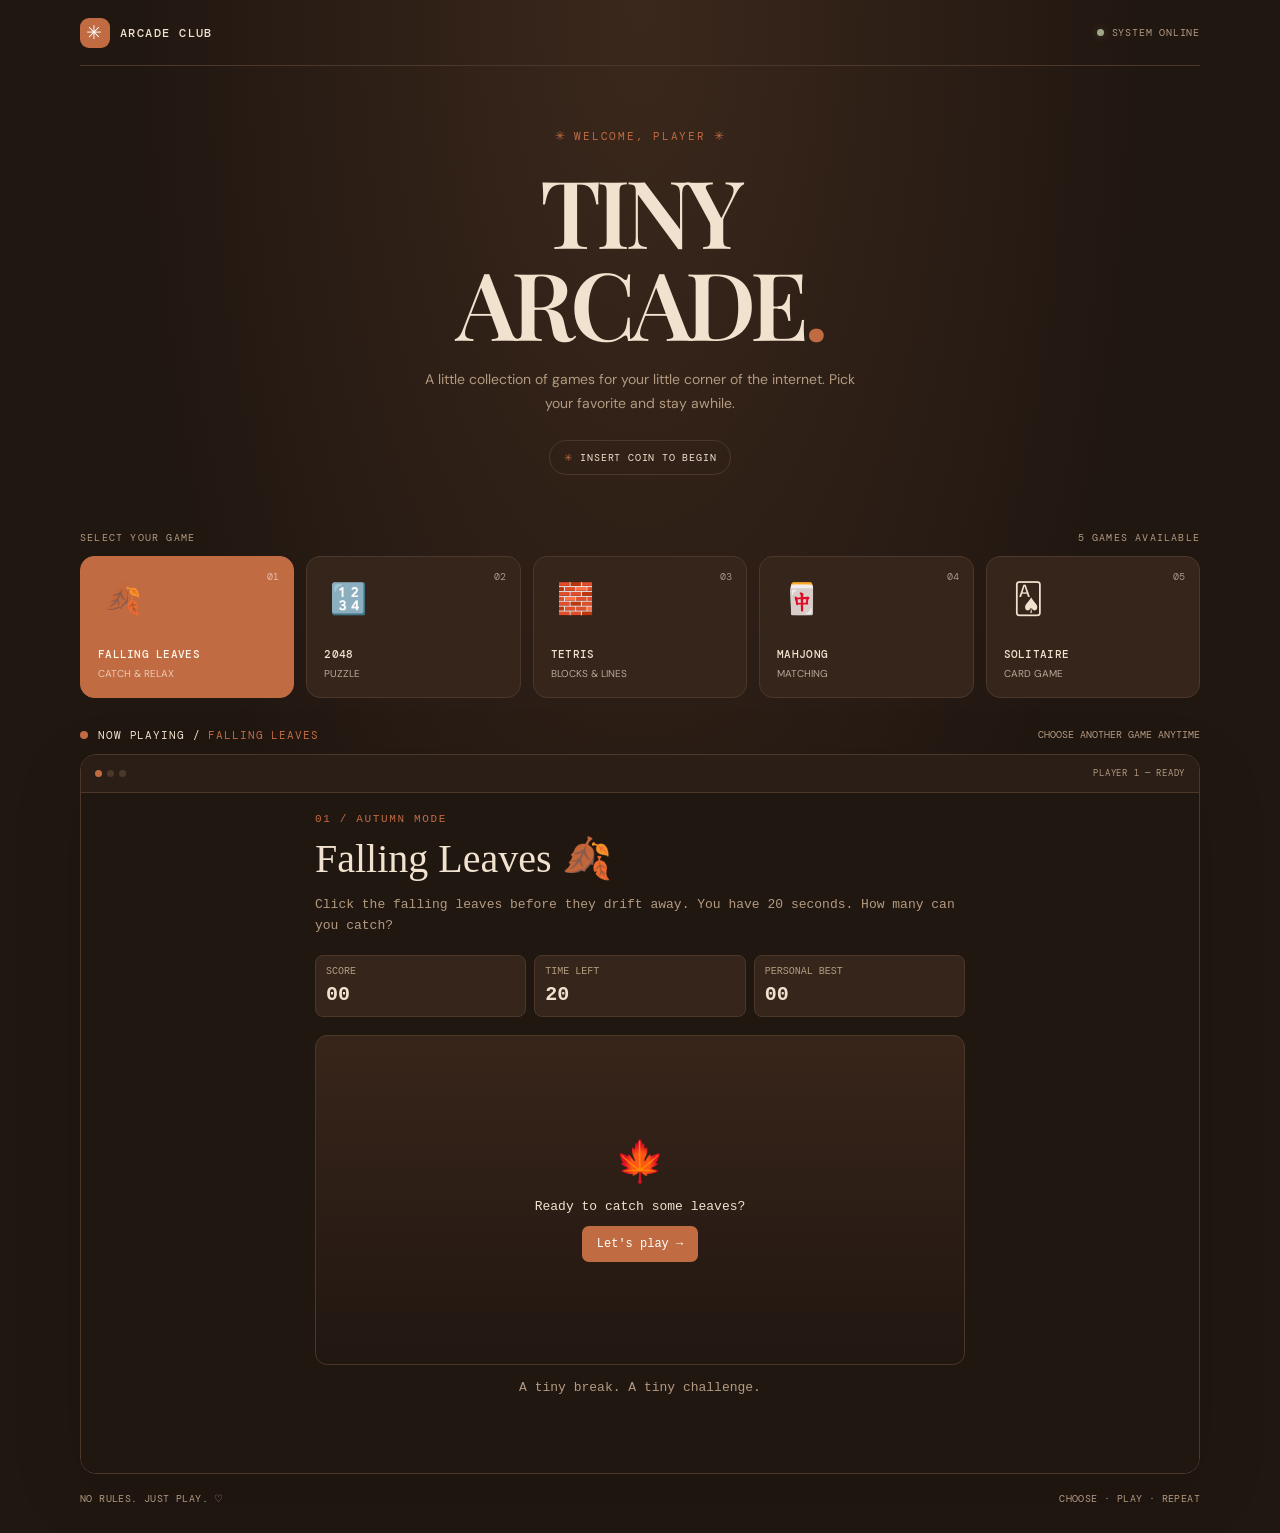
<file: index.html>
<!DOCTYPE html>
<html lang="en">
<head>
  <meta charset="UTF-8">
  <meta name="viewport" content="width=device-width, initial-scale=1">

  <title>Tiny Arcade — Play Something</title>
  <meta name="description" content="A tiny collection of games. Pick one and play.">
  <meta name="theme-color" content="#211711">

  <link rel="preconnect" href="https://fonts.googleapis.com">
  <link rel="preconnect" href="https://fonts.gstatic.com" crossorigin>
  <link href="https://fonts.googleapis.com/css2?family=DM+Mono:wght@400;500&family=DM+Sans:wght@400;500;600;700&family=Playfair+Display:wght@500;600;700&display=swap" rel="stylesheet">

  <style>
    :root {
      --bg: #211711;
      --panel: #35251b;
      --panel-hover: #493225;
      --ink: #f0e2ce;
      --muted: #b39a80;
      --rust: #c16b43;
      --line: #4c382b;
      --sage: #a3a786;
      --mono: "DM Mono", monospace;
      --sans: "DM Sans", sans-serif;
      --serif: "Playfair Display", Georgia, serif;
    }

    * {
      box-sizing: border-box;
    }

    html {
      scroll-behavior: smooth;
    }

    body {
      margin: 0;
      min-height: 100vh;
      background:
        radial-gradient(ellipse at 50% 0%, #3b281c 0%, transparent 55%),
        var(--bg);
      color: var(--ink);
      font-family: var(--sans);
    }

    button {
      font: inherit;
    }

    button:focus-visible,
    a:focus-visible {
      outline: 2px solid var(--rust);
      outline-offset: 4px;
    }

    .page {
      width: min(1120px, calc(100% - 40px));
      margin: 0 auto;
    }

    /* Top bar */

    .topbar {
      min-height: 66px;
      display: flex;
      align-items: center;
      justify-content: space-between;
      gap: 16px;
      border-bottom: 1px solid var(--line);
    }

    .arcade-logo {
      display: flex;
      align-items: center;
      gap: 10px;
      color: var(--ink);
      text-decoration: none;
      font: 500 12px var(--mono);
      letter-spacing: .12em;
    }

    .logo-icon {
      display: grid;
      place-items: center;
      width: 30px;
      height: 30px;
      border-radius: 9px;
      background: var(--rust);
      color: white;
      font-size: 19px;
    }

    .system-status {
      color: var(--muted);
      font: 10px var(--mono);
      letter-spacing: .08em;
    }

    .system-status::before {
      content: "";
      display: inline-block;
      width: 7px;
      height: 7px;
      margin-right: 8px;
      border-radius: 50%;
      background: var(--sage);
      box-shadow: 0 0 10px #a3a78655;
    }

    /* Hero */

    .hero {
      padding: 58px 0 32px;
      text-align: center;
    }

    .eyebrow {
      display: inline-flex;
      align-items: center;
      gap: 8px;
      margin: 0 0 20px;
      color: var(--rust);
      font: 11px var(--mono);
      letter-spacing: .16em;
    }

    .eyebrow::before,
    .eyebrow::after {
      content: "✳";
      font-size: 12px;
    }

    h1 {
      margin: 0;
      font: 600 clamp(48px, 9vw, 94px)/.98 var(--serif);
      letter-spacing: -.055em;
    }

    h1 span {
      color: var(--rust);
    }

    .hero-copy {
      max-width: 460px;
      margin: 20px auto 0;
      color: var(--muted);
      font-size: 14px;
      line-height: 1.7;
    }

    .insert-coin {
      display: inline-flex;
      align-items: center;
      gap: 8px;
      margin-top: 24px;
      padding: 10px 14px;
      border: 1px solid var(--line);
      border-radius: 99px;
      color: var(--ink);
      font: 10px var(--mono);
      letter-spacing: .08em;
    }

    .insert-coin span {
      color: var(--rust);
    }

    /* Game selection */

    .section-heading {
      display: flex;
      justify-content: space-between;
      align-items: center;
      gap: 12px;
      margin: 24px 0 12px;
      color: var(--muted);
      font: 10px var(--mono);
      letter-spacing: .12em;
    }

    .games {
      display: grid;
      grid-template-columns: repeat(5, minmax(0, 1fr));
      gap: 12px;
    }

    .game-card {
      position: relative;
      display: flex;
      flex-direction: column;
      align-items: flex-start;
      min-width: 0;
      min-height: 142px;
      padding: 17px;
      overflow: hidden;
      text-align: left;
      color: var(--ink);
      background: var(--panel);
      border: 1px solid var(--line);
      border-radius: 14px;
      cursor: pointer;
      transition:
        transform .2s ease,
        background .2s ease,
        border-color .2s ease;
    }

    .game-card:hover {
      transform: translateY(-4px);
      background: var(--panel-hover);
      border-color: var(--rust);
    }

    .game-card.active {
      background: var(--rust);
      border-color: var(--rust);
      color: #fff6e9;
    }

    .game-number {
      position: absolute;
      top: 13px;
      right: 14px;
      font: 10px var(--mono);
      opacity: .6;
    }

    .game-icon {
      display: grid;
      place-items: center;
      width: 49px;
      height: 49px;
      margin-bottom: auto;
      font-size: 30px;
      transition: transform .2s ease;
    }

    .game-card:hover .game-icon {
      transform: scale(1.12) rotate(-4deg);
    }

    .game-name {
      margin-top: 18px;
      font: 500 11px var(--mono);
      letter-spacing: .025em;
    }

    .game-type {
      margin-top: 6px;
      font-size: 10px;
      opacity: .7;
    }

    /* Playing area */

    .playing-header {
      display: flex;
      align-items: center;
      justify-content: space-between;
      gap: 16px;
      margin: 30px 0 12px;
    }

    .playing-title {
      display: flex;
      align-items: center;
      gap: 10px;
      font: 11px var(--mono);
      letter-spacing: .08em;
    }

    .playing-dot {
      width: 8px;
      height: 8px;
      flex: 0 0 auto;
      border-radius: 50%;
      background: var(--rust);
    }

    #current-game {
      color: var(--rust);
    }

    .screen-hint {
      color: var(--muted);
      font: 10px var(--mono);
      text-align: right;
    }

    .game-shell {
      overflow: hidden;
      border: 1px solid var(--line);
      border-radius: 16px;
      background: var(--bg);
      box-shadow: 0 20px 70px #00000020;
    }

    .screen-top {
      display: flex;
      align-items: center;
      justify-content: space-between;
      min-height: 38px;
      padding: 0 14px;
      border-bottom: 1px solid var(--line);
      background: #2b1e16;
    }

    .window-dots {
      display: flex;
      gap: 5px;
    }

    .window-dots span {
      width: 7px;
      height: 7px;
      border-radius: 50%;
      background: var(--line);
    }

    .window-dots span:first-child {
      background: var(--rust);
    }

    .screen-label {
      color: var(--muted);
      font: 9px var(--mono);
      letter-spacing: .08em;
    }

    .game-frame {
      width: 100%;
      height: 680px;
      display: block;
      border: 0;
      background: var(--bg);
    }

    /* Bottom */

    .bottom-bar {
      display: flex;
      justify-content: space-between;
      gap: 14px;
      padding: 18px 0 28px;
      color: var(--muted);
      font: 10px var(--mono);
      letter-spacing: .04em;
    }

    .bottom-bar span:last-child {
      text-align: right;
    }

    @media (max-width: 760px) {
      .page {
        width: min(100% - 26px, 600px);
      }

      .hero {
        padding-top: 45px;
      }

      .games {
        grid-template-columns: repeat(3, minmax(0, 1fr));
        gap: 8px;
      }

      .game-card {
        min-height: 120px;
        padding: 12px;
      }

      .game-icon {
        width: 38px;
        height: 38px;
        font-size: 26px;
      }

      .game-name {
        font-size: 10px;
      }

      .game-frame {
        height: 700px;
      }
    }

    @media (max-width: 430px) {
      .system-status {
        font-size: 9px;
      }

      .games {
        grid-template-columns: repeat(2, minmax(0, 1fr));
      }

      .game-card {
        min-height: 112px;
      }

      .playing-header {
        align-items: flex-start;
      }

      .screen-hint {
        max-width: 120px;
        line-height: 1.5;
      }

      .bottom-bar {
        flex-direction: column;
      }

      .bottom-bar span:last-child {
        text-align: left;
      }
    }

    @media (prefers-reduced-motion: reduce) {
      *,
      *::before,
      *::after {
        scroll-behavior: auto !important;
        transition: none !important;
      }
    }
  </style>
</head>

<body>
  <div class="page">

    <header class="topbar">
      <a class="arcade-logo" href="#top" aria-label="Arcade home">
        <span class="logo-icon">✳</span>
        <span>ARCADE CLUB</span>
      </a>

      <div class="system-status">SYSTEM ONLINE</div>
    </header>

    <main id="top">
      <section class="hero">
        <p class="eyebrow">WELCOME, PLAYER</p>

        <h1>TINY<br>ARCADE<span>.</span></h1>

        <p class="hero-copy">
          A little collection of games for your little corner of the internet.
          Pick your favorite and stay awhile.
        </p>

        <div class="insert-coin">
          <span>✳</span> INSERT COIN TO BEGIN
        </div>
      </section>

      <section aria-labelledby="select-title">
        <div class="section-heading">
          <span id="select-title">SELECT YOUR GAME</span>
          <span>5 GAMES AVAILABLE</span>
        </div>

        <nav class="games" aria-label="Game selection">

          <button class="game-card active"
            type="button"
            data-game="games/leaves.html"
            data-name="FALLING LEAVES">
            <span class="game-number">01</span>
            <span class="game-icon">🍂</span>
            <span class="game-name">FALLING LEAVES</span>
            <span class="game-type">CATCH & RELAX</span>
          </button>

          <button class="game-card"
            type="button"
            data-game="games/2048.html"
            data-name="2048">
            <span class="game-number">02</span>
            <span class="game-icon">🔢</span>
            <span class="game-name">2048</span>
            <span class="game-type">PUZZLE</span>
          </button>

          <button class="game-card"
            type="button"
            data-game="games/tetris.html"
            data-name="TETRIS">
            <span class="game-number">03</span>
            <span class="game-icon">🧱</span>
            <span class="game-name">TETRIS</span>
            <span class="game-type">BLOCKS & LINES</span>
          </button>

          <button class="game-card"
            type="button"
            data-game="games/mahjong.html"
            data-name="MAHJONG">
            <span class="game-number">04</span>
            <span class="game-icon">🀄</span>
            <span class="game-name">MAHJONG</span>
            <span class="game-type">MATCHING</span>
          </button>

          <button class="game-card"
            type="button"
            data-game="games/solitaire.html"
            data-name="SOLITAIRE">
            <span class="game-number">05</span>
            <span class="game-icon">🂡</span>
            <span class="game-name">SOLITAIRE</span>
            <span class="game-type">CARD GAME</span>
          </button>

        </nav>
      </section>

      <section aria-label="Game screen">
        <div class="playing-header">
          <div class="playing-title">
            <span class="playing-dot"></span>
            <span>NOW PLAYING / <span id="current-game">FALLING LEAVES</span></span>
          </div>

          <div class="screen-hint">CHOOSE ANOTHER GAME ANYTIME</div>
        </div>

        <div class="game-shell">
          <div class="screen-top">
            <div class="window-dots" aria-hidden="true">
              <span></span><span></span><span></span>
            </div>
            <span class="screen-label">PLAYER 1 — READY</span>
          </div>

          <iframe
            class="game-frame"
            id="game-frame"
            src="games/leaves.html"
            title="Arcade game"
            loading="eager">
          </iframe>
        </div>
      </section>
    </main>

    <footer class="bottom-bar">
      <span>NO RULES. JUST PLAY. ♡</span>
      <span>CHOOSE · PLAY · REPEAT</span>
    </footer>

  </div>

  <script>
    (() => {
      const frame = document.getElementById("game-frame");
      const buttons = document.querySelectorAll(".game-card");
      const currentGame = document.getElementById("current-game");

      buttons.forEach((button) => {
        button.addEventListener("click", () => {
          const file = button.dataset.game;
          const name = button.dataset.name;

          if (!file || !name) return;

          buttons.forEach((item) => {
            item.classList.toggle("active", item === button);
          });

          currentGame.textContent = name;

          const target = new URL(file, document.baseURI).href;

          if (frame.src !== target) {
            frame.src = target;
          }

          // On small screens, bring the game screen into view.
          if (window.innerWidth < 760) {
            document.querySelector(".playing-header").scrollIntoView({
              behavior: "smooth",
              block: "start"
            });
          }
        });
      });
    })();
  </script>
</body>
</html>
</file>
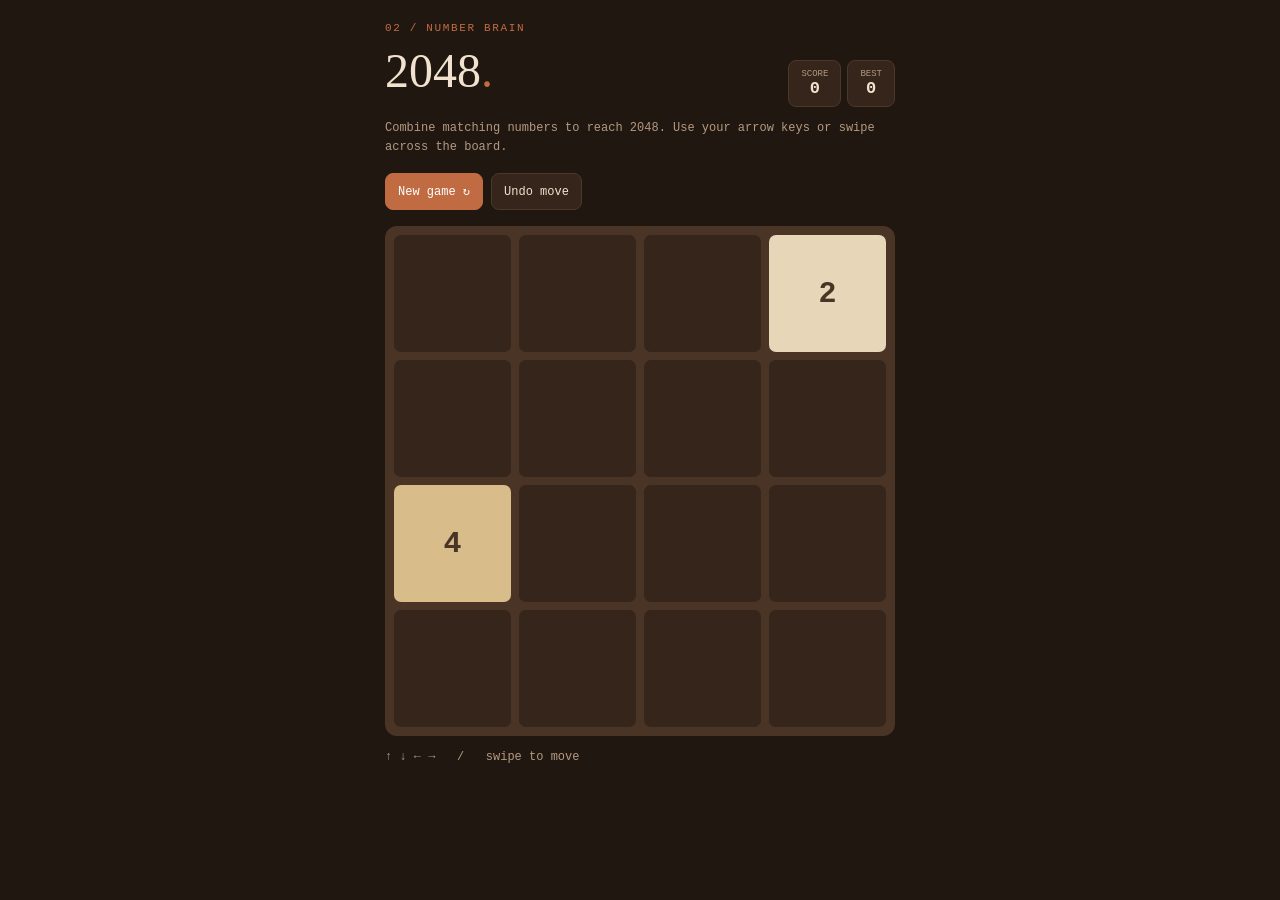
<file: games/2048.html>
<!DOCTYPE html>
<html lang="en">
<head>
<meta charset="UTF-8">
<meta name="viewport" content="width=device-width, initial-scale=1">
<title>2048 — veronaz arcade</title>
<style>
:root {
  --bg: #211711;
  --panel: #35251b;
  --ink: #f0e2ce;
  --muted: #b39a80;
  --rust: #c16b43;
  --line: #4c382b;
}
* { box-sizing: border-box; }
body {
  margin: 0;
  padding: 22px;
  background: var(--bg);
  color: var(--ink);
  font-family: "Courier New", monospace;
}
main { max-width: 510px; margin: auto; }
.kicker { color: var(--rust); font-size: 11px; letter-spacing: .15em; }
header {
  display: flex;
  align-items: end;
  justify-content: space-between;
  gap: 12px;
  flex-wrap: wrap;
}
h1 { font: 48px Georgia, serif; margin: 9px 0; }
.scores { display: flex; gap: 6px; }
.score {
  padding: 8px 12px;
  background: var(--panel);
  border: 1px solid var(--line);
  border-radius: 8px;
  text-align: center;
}
.score span { display: block; font-size: 9px; color: var(--muted); }
.score b { font-size: 17px; }
p { color: var(--muted); font-size: 12px; line-height: 1.6; }
.actions { display: flex; gap: 8px; margin: 16px 0; }
button {
  background: var(--panel);
  color: var(--ink);
  border: 1px solid var(--line);
  border-radius: 8px;
  padding: 10px 12px;
  font: 12px "Courier New", monospace;
  cursor: pointer;
}
button.primary { background: var(--rust); border-color: var(--rust); color: white; }
.board {
  display: grid;
  grid-template-columns: repeat(4, 1fr);
  gap: 8px;
  padding: 9px;
  border-radius: 12px;
  background: #493426;
  touch-action: none;
  outline: none;
}
.tile {
  aspect-ratio: 1;
  display: grid;
  place-items: center;
  border-radius: 7px;
  background: #35251b;
  color: #b39a80;
  font: bold clamp(18px, 5vw, 30px) "Courier New", monospace;
}
.v2 { background: #e7d7b8; color: #493426; }
.v4 { background: #d8bd8b; color: #493426; }
.v8 { background: #c98758; color: white; }
.v16 { background: #bd6d43; color: white; }
.v32 { background: #a95435; color: white; }
.v64 { background: #8e412c; color: white; }
.v128, .v256, .v512, .v1024, .v2048 {
  background: #d4a44e;
  color: #2b1c14;
  font-size: clamp(13px, 4vw, 22px);
}
#message { min-height: 30px; color: #d4a44e; }
@media(max-width:400px) {
  body { padding: 12px; }
  .board { gap: 5px; padding: 6px; }
}
</style>
</head>
<body>
<main>
  <div class="kicker">02 / NUMBER BRAIN</div>
  <header>
    <h1>2048<span style="color:var(--rust)">.</span></h1>
    <div class="scores">
      <div class="score"><span>SCORE</span><b id="score">0</b></div>
      <div class="score"><span>BEST</span><b id="best">0</b></div>
    </div>
  </header>
  <p>Combine matching numbers to reach 2048. Use your arrow keys or swipe across the board.</p>
  <div class="actions">
    <button class="primary" id="new">New game ↻</button>
    <button id="undo">Undo move</button>
  </div>
  <div class="board" id="board" tabindex="0" aria-label="2048 game board"></div>
  <p>↑ ↓ ← → &nbsp; / &nbsp; swipe to move</p>
  <div id="message" aria-live="polite"></div>
</main>
<script>
const SIZE = 4;
const boardEl = document.getElementById("board");
const scoreEl = document.getElementById("score");
const bestEl = document.getElementById("best");
const messageEl = document.getElementById("message");

let grid, score, best = Number(localStorage.getItem("veronaz-2048-best") || 0);
let previous = null, won = false, over = false;

bestEl.textContent = best;

function emptyGrid() {
  return Array.from({length: SIZE}, () => Array(SIZE).fill(0));
}

function addTile() {
  const empty = [];
  grid.forEach((row, y) => row.forEach((v, x) => {
    if (!v) empty.push([y, x]);
  }));
  if (!empty.length) return;
  const [y, x] = empty[Math.floor(Math.random() * empty.length)];
  grid[y][x] = Math.random() < 0.9 ? 2 : 4;
}

function draw() {
  boardEl.innerHTML = "";
  grid.flat().forEach(value => {
    const tile = document.createElement("div");
    tile.className = "tile" + (value ? " v" + value : "");
    tile.textContent = value || "";
    boardEl.appendChild(tile);
  });
  scoreEl.textContent = score;
  bestEl.textContent = best;
}

function start() {
  grid = emptyGrid();
  score = 0;
  won = false;
  over = false;
  previous = null;
  messageEl.textContent = "";
  addTile();
  addTile();
  draw();
}

function slide(line) {
  let values = line.filter(Boolean);
  let gain = 0;

  for (let i = 0; i < values.length - 1; i++) {
    if (values[i] === values[i + 1]) {
      values[i] *= 2;
      gain += values[i];
      values.splice(i + 1, 1);
    }
  }

  while (values.length < SIZE) values.push(0);
  return [values, gain];
}

function canMove() {
  if (grid.flat().includes(0)) return true;
  for (let y = 0; y < SIZE; y++) {
    for (let x = 0; x < SIZE; x++) {
      if (x < SIZE - 1 && grid[y][x] === grid[y][x + 1]) return true;
      if (y < SIZE - 1 && grid[y][x] === grid[y + 1][x]) return true;
    }
  }
  return false;
}

function move(direction) {
  if (over) return;

  const old = grid.map(row => row.slice());
  const next = emptyGrid();
  let gain = 0;

  for (let i = 0; i < SIZE; i++) {
    let line = [];

    for (let j = 0; j < SIZE; j++) {
      if (direction === "left") line.push(grid[i][j]);
      if (direction === "right") line.push(grid[i][SIZE - 1 - j]);
      if (direction === "up") line.push(grid[j][i]);
      if (direction === "down") line.push(grid[SIZE - 1 - j][i]);
    }

    let result = slide(line);
    let values = result[0];
    gain += result[1];

    for (let j = 0; j < SIZE; j++) {
      if (direction === "left") next[i][j] = values[j];
      if (direction === "right") next[i][SIZE - 1 - j] = values[j];
      if (direction === "up") next[j][i] = values[j];
      if (direction === "down") next[SIZE - 1 - j][i] = values[j];
    }
  }

  if (JSON.stringify(old) === JSON.stringify(next)) return;

  previous = {grid: old, score};
  grid = next;
  score += gain;
  if (score > best) {
    best = score;
    localStorage.setItem("veronaz-2048-best", best);
  }

  addTile();

  if (!won && grid.flat().includes(2048)) {
    won = true;
    messageEl.textContent = "You made 2048! Keep going or start a new game.";
  }

  if (!canMove()) {
    over = true;
    messageEl.textContent = "No moves left — start a new game to try again.";
  }

  draw();
}

document.addEventListener("keydown", event => {
  const keys = {
    ArrowLeft: "left",
    ArrowRight: "right",
    ArrowUp: "up",
    ArrowDown: "down"
  };
  if (keys[event.key]) {
    event.preventDefault();
    move(keys[event.key]);
  }
});

document.getElementById("new").addEventListener("click", start);

document.getElementById("undo").addEventListener("click", () => {
  if (!previous) return;
  grid = previous.grid;
  score = previous.score;
  previous = null;
  over = false;
  messageEl.textContent = "";
  draw();
});

let startX = 0, startY = 0;
boardEl.addEventListener("touchstart", event => {
  startX = event.changedTouches[0].clientX;
  startY = event.changedTouches[0].clientY;
}, {passive: true});

boardEl.addEventListener("touchend", event => {
  const dx = event.changedTouches[0].clientX - startX;
  const dy = event.changedTouches[0].clientY - startY;
  if (Math.max(Math.abs(dx), Math.abs(dy)) < 25) return;

  move(Math.abs(dx) > Math.abs(dy)
    ? (dx > 0 ? "right" : "left")
    : (dy > 0 ? "down" : "up"));
}, {passive: true});

start();
</script>
</body>
</html>
</file>
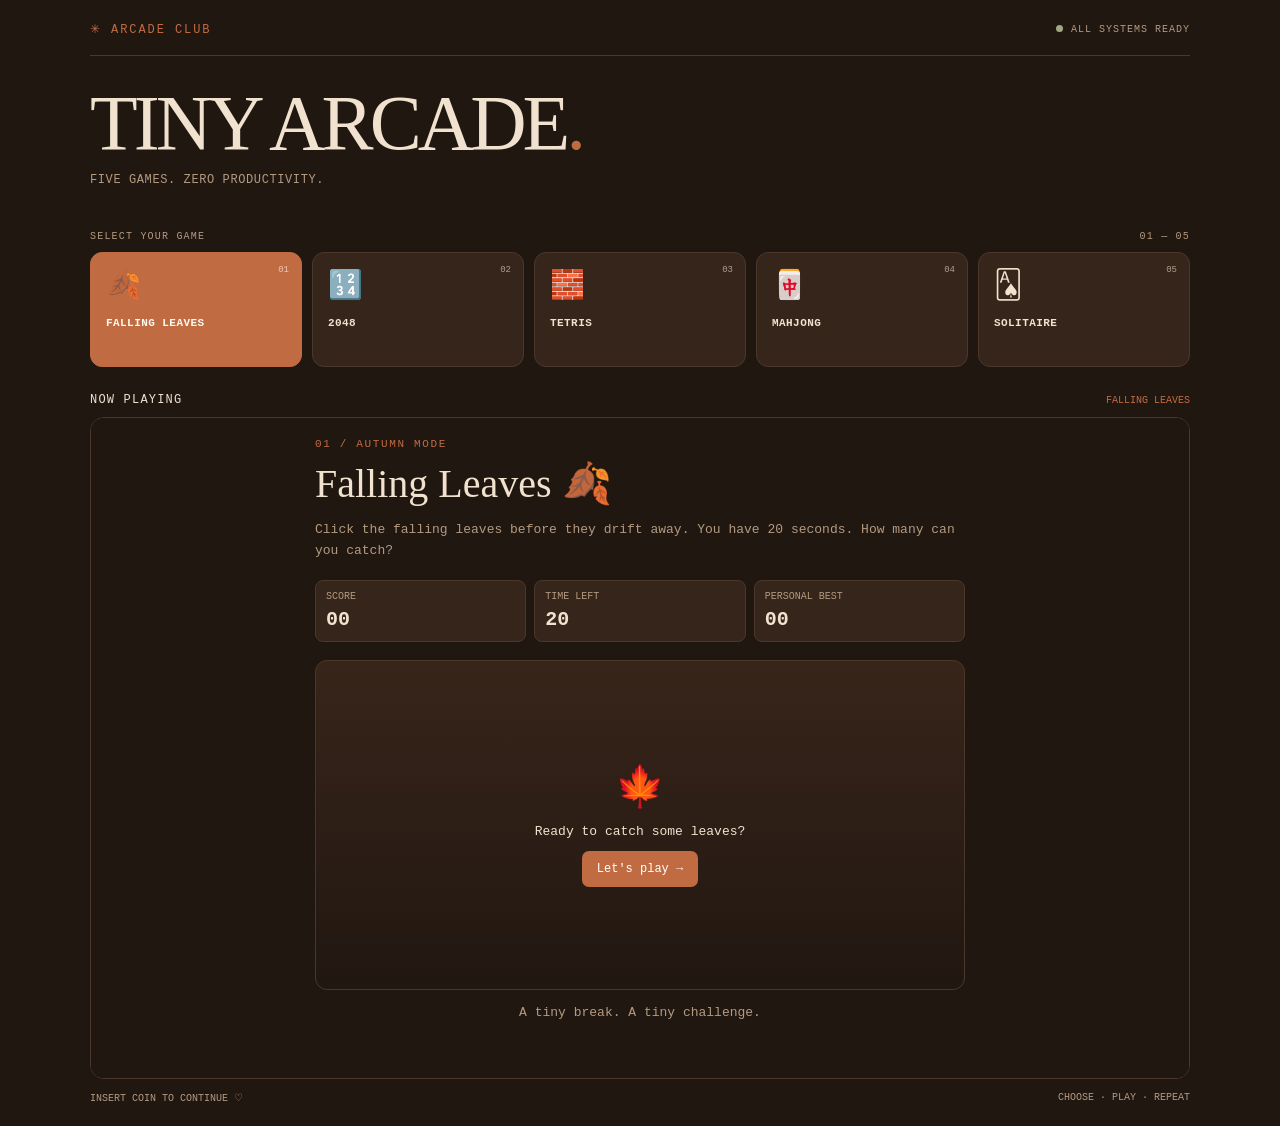
<file: games/arcade.html>
<!DOCTYPE html>
<html lang="en">
<head>
<meta charset="UTF-8">
<meta name="viewport" content="width=device-width, initial-scale=1">
<title>Tiny Arcade</title>

<style>
:root {
  --bg: #211711;
  --panel: #35251b;
  --panel-hover: #493225;
  --ink: #f0e2ce;
  --muted: #b39a80;
  --rust: #c16b43;
  --line: #4c382b;
  --mono: "Courier New", monospace;
  --serif: Georgia, serif;
}

* { box-sizing: border-box; }

body {
  margin: 0;
  padding: 22px;
  background: var(--bg);
  color: var(--ink);
  font-family: var(--mono);
}

main {
  max-width: 1100px;
  margin: 0 auto;
}

.topbar {
  display: flex;
  justify-content: space-between;
  align-items: center;
  gap: 12px;
  border-bottom: 1px solid var(--line);
  padding-bottom: 18px;
}

.brand {
  font-size: 12px;
  letter-spacing: .16em;
  color: var(--rust);
}

.status {
  color: var(--muted);
  font-size: 10px;
  letter-spacing: .1em;
}

.status::before {
  content: "";
  display: inline-block;
  width: 7px;
  height: 7px;
  border-radius: 50%;
  background: #a3a786;
  margin-right: 8px;
}

.hero {
  padding: 30px 0 20px;
}

h1 {
  font: clamp(42px, 8vw, 78px)/.95 var(--serif);
  margin: 0;
  letter-spacing: -.05em;
}

h1 span { color: var(--rust); }

.subtitle {
  margin-top: 13px;
  color: var(--muted);
  font-size: 12px;
  letter-spacing: .05em;
}

.section-label {
  display: flex;
  justify-content: space-between;
  gap: 12px;
  color: var(--muted);
  font-size: 10px;
  letter-spacing: .12em;
  margin: 24px 0 10px;
}

.games {
  display: grid;
  grid-template-columns: repeat(5, minmax(0, 1fr));
  gap: 10px;
}

.choice {
  position: relative;
  display: flex;
  flex-direction: column;
  align-items: flex-start;
  text-align: left;
  min-height: 115px;
  padding: 15px;
  border: 1px solid var(--line);
  border-radius: 12px;
  background: var(--panel);
  color: var(--ink);
  cursor: pointer;
  font: inherit;
  transition: .18s ease;
}

.choice:hover {
  background: var(--panel-hover);
  border-color: var(--rust);
  transform: translateY(-3px);
}

.choice.active {
  background: var(--rust);
  border-color: var(--rust);
  color: #fff8ed;
}

.game-icon {
  font-size: 28px;
  margin-bottom: 15px;
}

.game-name {
  font-size: 11px;
  letter-spacing: .04em;
  font-weight: bold;
}

.game-number {
  position: absolute;
  top: 12px;
  right: 12px;
  font-size: 9px;
  opacity: .65;
}

.screen-heading {
  display: flex;
  justify-content: space-between;
  align-items: center;
  gap: 12px;
  margin: 26px 0 10px;
}

.screen-heading h2 {
  font-size: 12px;
  font-weight: normal;
  letter-spacing: .1em;
  margin: 0;
}

#current-game {
  color: var(--rust);
  font-size: 10px;
  text-align: right;
}

.game-container {
  overflow: hidden;
  border: 1px solid var(--line);
  border-radius: 14px;
  background: var(--bg);
}

iframe {
  display: block;
  width: 100%;
  height: 660px;
  border: 0;
  background: var(--bg);
}

.bottom-bar {
  display: flex;
  justify-content: space-between;
  gap: 12px;
  padding-top: 13px;
  color: var(--muted);
  font-size: 10px;
}

@media (max-width: 700px) {
  body { padding: 14px; }

  .games {
    grid-template-columns: repeat(3, minmax(0, 1fr));
  }

  .choice {
    min-height: 100px;
    padding: 11px;
  }

  iframe { height: 700px; }
}

@media (max-width: 420px) {
  .games { grid-template-columns: repeat(2, minmax(0, 1fr)); }
  .status { font-size: 9px; }
  .bottom-bar { flex-direction: column; }
}
</style>
</head>

<body>
<main>

  <header class="topbar">
    <div class="brand">✳ ARCADE CLUB</div>
    <div class="status">ALL SYSTEMS READY</div>
  </header>

  <section class="hero">
    <h1>TINY ARCADE<span>.</span></h1>
    <div class="subtitle">FIVE GAMES. ZERO PRODUCTIVITY.</div>
  </section>

  <div class="section-label">
    <span>SELECT YOUR GAME</span>
    <span>01 — 05</span>
  </div>

  <nav class="games" aria-label="Game selection">

    <button class="choice active" type="button"
      data-game="leaves.html" data-name="FALLING LEAVES">
      <span class="game-number">01</span>
      <span class="game-icon">🍂</span>
      <span class="game-name">FALLING LEAVES</span>
    </button>

    <button class="choice" type="button"
      data-game="2048.html" data-name="2048">
      <span class="game-number">02</span>
      <span class="game-icon">🔢</span>
      <span class="game-name">2048</span>
    </button>

    <button class="choice" type="button"
      data-game="tetris.html" data-name="TETRIS">
      <span class="game-number">03</span>
      <span class="game-icon">🧱</span>
      <span class="game-name">TETRIS</span>
    </button>

    <button class="choice" type="button"
      data-game="mahjong.html" data-name="MAHJONG">
      <span class="game-number">04</span>
      <span class="game-icon">🀄</span>
      <span class="game-name">MAHJONG</span>
    </button>

    <button class="choice" type="button"
      data-game="solitaire.html" data-name="SOLITAIRE">
      <span class="game-number">05</span>
      <span class="game-icon">🂡</span>
      <span class="game-name">SOLITAIRE</span>
    </button>

  </nav>

  <div class="screen-heading">
    <h2>NOW PLAYING</h2>
    <span id="current-game">FALLING LEAVES</span>
  </div>

  <section class="game-container">
    <iframe
      id="game-frame"
      src="./leaves.html"
      title="Arcade game"
      loading="eager">
    </iframe>
  </section>

  <footer class="bottom-bar">
    <span>INSERT COIN TO CONTINUE ♡</span>
    <span>CHOOSE · PLAY · REPEAT</span>
  </footer>

</main>

<script>
(() => {
  const frame = document.getElementById("game-frame");
  const buttons = document.querySelectorAll(".choice");
  const currentGame = document.getElementById("current-game");

  buttons.forEach(button => {
    button.addEventListener("click", () => {
      const file = button.dataset.game;
      const name = button.dataset.name;

      if (!file || !name) return;

      buttons.forEach(item => {
        item.classList.toggle("active", item === button);
      });

      currentGame.textContent = name;

      const url = new URL("./" + file, window.location.href);
      if (frame.src !== url.href) {
        frame.src = url.href;
      }
    });
  });
})();
</script>

</body>
</html>
</file>
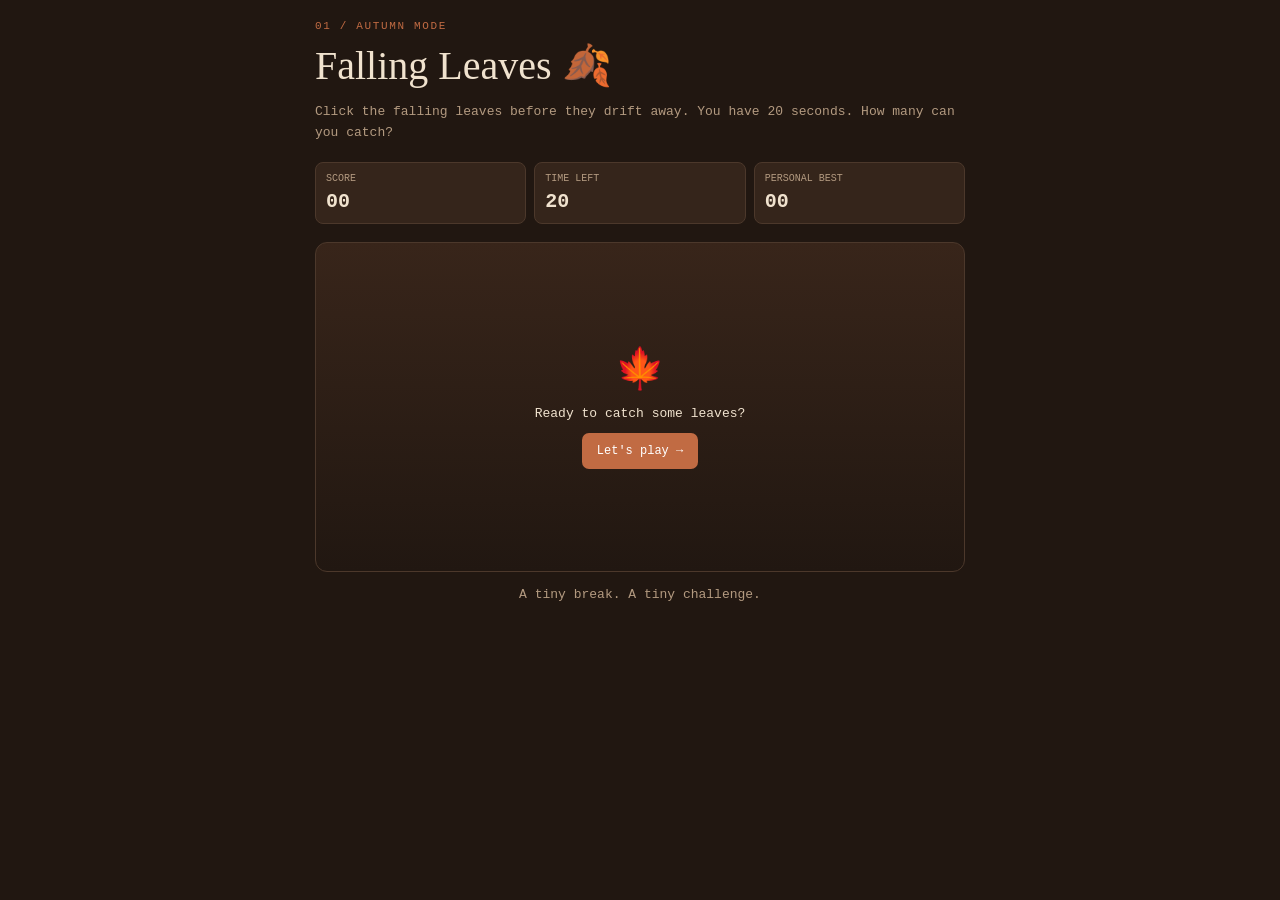
<file: games/leaves.html>
<!DOCTYPE html>
<html lang="en">
<head>
<meta charset="UTF-8">
<meta name="viewport" content="width=device-width, initial-scale=1">
<title>Falling Leaves</title>
<style>
:root{--bg:#211711;--panel:#35251b;--ink:#f0e2ce;--muted:#b39a80;--rust:#c16b43;--line:#4c382b}
*{box-sizing:border-box}
body{margin:0;padding:20px;background:var(--bg);color:var(--ink);font:13px "Courier New",monospace}
main{max-width:650px;margin:auto}
.kicker{color:var(--rust);font-size:11px;letter-spacing:.15em}
h1{font:40px Georgia,serif;margin:10px 0}
p{color:var(--muted);line-height:1.6}
.stats{display:flex;gap:8px;margin:18px 0}
.stat{flex:1;padding:10px;background:var(--panel);border:1px solid var(--line);border-radius:8px}
.stat span{display:block;color:var(--muted);font-size:10px;margin-bottom:6px}
.stat b{font-size:20px}
.board{height:330px;position:relative;overflow:hidden;border:1px solid var(--line);border-radius:12px;background:linear-gradient(#38251a,#211711)}
button{cursor:pointer;font:12px "Courier New",monospace}
.start{padding:11px 15px;background:var(--rust);border:0;border-radius:7px;color:white}
.center{position:absolute;inset:0;display:grid;place-content:center;justify-items:center;gap:12px;text-align:center}
.leaf{position:absolute;top:-35px;border:0;background:transparent;padding:0;font-size:28px;cursor:pointer;animation:fall linear forwards}
@keyframes fall{to{transform:translateY(390px) rotate(260deg)}}
#status{text-align:center;min-height:20px}
@media(max-width:420px){body{padding:12px}.board{height:300px}.stat{padding:8px}.stat b{font-size:16px}}
</style>
</head>
<body>
<main>
  <div class="kicker">01 / AUTUMN MODE</div>
  <h1>Falling Leaves 🍂</h1>
  <p>Click the falling leaves before they drift away. You have 20 seconds. How many can you catch?</p>
  <div class="stats">
    <div class="stat"><span>SCORE</span><b id="score">00</b></div>
    <div class="stat"><span>TIME LEFT</span><b id="time">20</b></div>
    <div class="stat"><span>PERSONAL BEST</span><b id="best">00</b></div>
  </div>
  <div class="board" id="board">
    <div class="center" id="welcome">
      <div style="font-size:40px">🍁</div>
      <div>Ready to catch some leaves?</div>
      <button class="start" id="start">Let's play →</button>
    </div>
  </div>
  <p id="status" aria-live="polite">A tiny break. A tiny challenge.</p>
</main>
<script>
const board=document.getElementById("board");
const scoreEl=document.getElementById("score");
const timeEl=document.getElementById("time");
const bestEl=document.getElementById("best");
const welcome=document.getElementById("welcome");
const statusEl=document.getElementById("status");
let score=0,time=20,running=false,spawnTimer,timer;
let best=Number(localStorage.getItem("veronaz-leaves-best")||0);
bestEl.textContent=String(best).padStart(2,"0");

function makeLeaf(){
  if(!running)return;
  const leaf=document.createElement("button");
  leaf.className="leaf";
  leaf.textContent=["🍂","🍁","🍃"][Math.floor(Math.random()*3)];
  leaf.style.left=(3+Math.random()*88)+"%";
  leaf.style.animationDuration=(2.5+Math.random()*2)+"s";
  leaf.setAttribute("aria-label","Catch leaf");
  leaf.onclick=()=>{
    if(!running)return;
    score++;
    scoreEl.textContent=String(score).padStart(2,"0");
    leaf.remove();
  };
  leaf.addEventListener("animationend",()=>leaf.remove());
  board.appendChild(leaf);
}

function endGame(){
  running=false;
  clearInterval(spawnTimer);
  clearInterval(timer);
  board.querySelectorAll(".leaf").forEach(el=>el.remove());
  if(score>best){
    best=score;
    localStorage.setItem("veronaz-leaves-best",best);
    bestEl.textContent=String(best).padStart(2,"0");
  }
  welcome.hidden=false;
  welcome.innerHTML=`<div style="font-size:40px">🍂</div><div>${score>=best?"Nice run!":"Time is up!"}</div><button class="start" id="start">Play again →</button>`;
  document.getElementById("start").onclick=startGame;
  statusEl.textContent=`You caught ${score} leaves. Take a breath, then try again.`;
}

function startGame(){
  clearInterval(spawnTimer);
  clearInterval(timer);
  score=0;time=20;running=true;
  scoreEl.textContent="00";timeEl.textContent="20";
  welcome.hidden=true;
  board.querySelectorAll(".leaf").forEach(el=>el.remove());
  statusEl.textContent="Catch as many as you can!";
  makeLeaf();
  spawnTimer=setInterval(makeLeaf,470);
  timer=setInterval(()=>{
    time--;
    timeEl.textContent=time;
    if(time<=0)endGame();
  },1000);
}
document.getElementById("start").onclick=startGame;
</script>
</body>
</html>
</file>
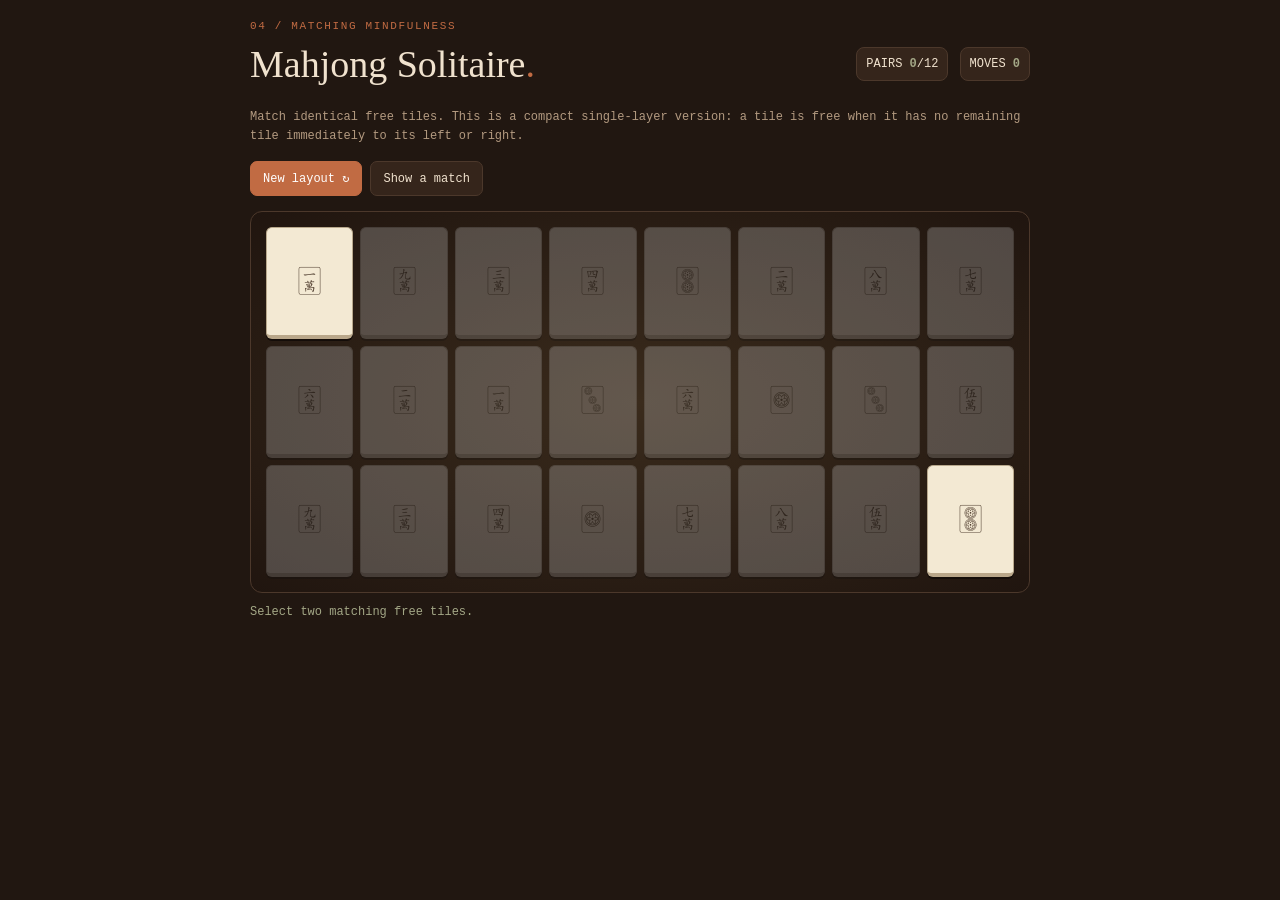
<file: games/mahjong.html>
<!DOCTYPE html>
<html lang="en">
<head>
<meta charset="UTF-8">
<meta name="viewport" content="width=device-width, initial-scale=1">
<title>Mahjong Solitaire</title>
<style>
:root{--bg:#211711;--panel:#35251b;--ink:#f0e2ce;--muted:#b39a80;--rust:#c16b43;--line:#4c382b}
*{box-sizing:border-box}
body{margin:0;padding:20px;background:var(--bg);color:var(--ink);font:12px "Courier New",monospace}
main{max-width:780px;margin:auto}
.kicker{color:var(--rust);letter-spacing:.15em;font-size:11px}
h1{font:38px Georgia,serif;margin:10px 0}
p{color:var(--muted);line-height:1.6}
.top{display:flex;justify-content:space-between;align-items:center;gap:8px;flex-wrap:wrap}
.stat{display:inline-block;background:var(--panel);border:1px solid var(--line);padding:9px;border-radius:8px;margin-left:4px}
.stat b{color:#a3a786}
button{cursor:pointer;font:12px "Courier New",monospace;border:1px solid var(--line);border-radius:7px;padding:9px 12px;background:var(--panel);color:var(--ink)}
.primary{background:var(--rust);border-color:var(--rust);color:white}
.actions{display:flex;gap:8px;margin:15px 0}
.table{padding:15px;background:radial-gradient(ellipse,#3a2b1c,#20150f);border:1px solid var(--line);border-radius:12px}
.tiles{display:grid;grid-template-columns:repeat(8,minmax(0,1fr));gap:7px}
.tile{aspect-ratio:.78;background:#e9ddc4;color:#453224;border:1px solid #b8a88c;border-bottom:4px solid #b9a78a;border-radius:6px;display:grid;place-items:center;font-size:clamp(18px,4vw,29px);box-shadow:0 2px 0 #140d09;padding:0}
.tile:disabled{opacity:.25;filter:grayscale(1);cursor:not-allowed}
.tile.selected{outline:3px solid var(--rust);transform:translateY(-3px)}
.tile.free{background:#f3e9d3}
.message{min-height:24px;color:#a3a786;margin-top:12px}
@media(max-width:520px){body{padding:12px}.table{padding:8px}.tiles{grid-template-columns:repeat(6,minmax(0,1fr));gap:5px}.tile{font-size:20px}}
</style>
</head>
<body>
<main>
  <div class="kicker">04 / MATCHING MINDFULNESS</div>
  <div class="top">
    <h1>Mahjong Solitaire<span style="color:var(--rust)">.</span></h1>
    <div>
      <span class="stat">PAIRS <b id="pairs">0</b>/12</span>
      <span class="stat">MOVES <b id="moves">0</b></span>
    </div>
  </div>
  <p>Match identical free tiles. This is a compact single-layer version: a tile is free when it has no remaining tile immediately to its left or right.</p>
  <div class="actions">
    <button class="primary" id="new">New layout ↻</button>
    <button id="hint">Show a match</button>
  </div>
  <section class="table"><div class="tiles" id="tiles"></div></section>
  <div class="message" id="message" aria-live="polite">Select two matching free tiles.</div>
</main>
<script>
const symbols=["🀇","🀈","🀉","🀊","🀋","🀌","🀍","🀎","🀏","🀙","🀚","🀛"];
let tiles=[],selected=[],moves=0,cleared=0;
const root=document.getElementById("tiles");
const message=document.getElementById("message");

function shuffle(array){
  for(let i=array.length-1;i>0;i--){
    const j=Math.floor(Math.random()*(i+1));
    [array[i],array[j]]=[array[j],array[i]];
  }
  return array;
}
function isFree(i){
  if(!tiles[i]||tiles[i].gone)return false;
  return i===0||i===tiles.length-1||tiles[i-1].gone||tiles[i+1].gone;
}
function start(){
  tiles=shuffle([...symbols,...symbols]).map((symbol,id)=>({id,symbol,gone:false}));
  selected=[];moves=0;cleared=0;
  message.textContent="Select two matching free tiles.";
  draw();
}
function draw(){
  root.innerHTML="";
  tiles.forEach((tile,i)=>{
    const button=document.createElement("button");
    button.className="tile"+(isFree(i)?" free":"")+(selected.includes(i)?" selected":"");
    button.textContent=tile.gone?"":tile.symbol;
    button.disabled=tile.gone||!isFree(i);
    button.setAttribute("aria-label","Mahjong tile");
    button.onclick=()=>choose(i);
    root.appendChild(button);
  });
  document.getElementById("pairs").textContent=cleared;
  document.getElementById("moves").textContent=moves;
}
function choose(i){
  if(selected.includes(i)){selected=selected.filter(n=>n!==i);draw();return;}
  selected.push(i);
  if(selected.length===2){
    moves++;
    const [a,b]=selected;
    if(tiles[a].symbol===tiles[b].symbol){
      tiles[a].gone=true;
      tiles[b].gone=true;
      cleared++;
      message.textContent=cleared===12?"Board cleared — beautifully done!":"A match! Keep going.";
    }else{
      message.textContent="Not a match. Try another pair.";
    }
    selected=[];
  }
  draw();
}
document.getElementById("new").onclick=start;
document.getElementById("hint").onclick=()=>{
  let match=null;
  for(let i=0;i<tiles.length&&!match;i++){
    if(!isFree(i))continue;
    for(let j=i+1;j<tiles.length;j++){
      if(isFree(j)&&tiles[i].symbol===tiles[j].symbol){match=[i,j];break;}
    }
  }
  if(match){selected=match;message.textContent="Hint: these two tiles match.";draw();}
  else message.textContent="No free matching pair. Start a new layout.";
};
start();
</script>
</body>
</html>
</file>
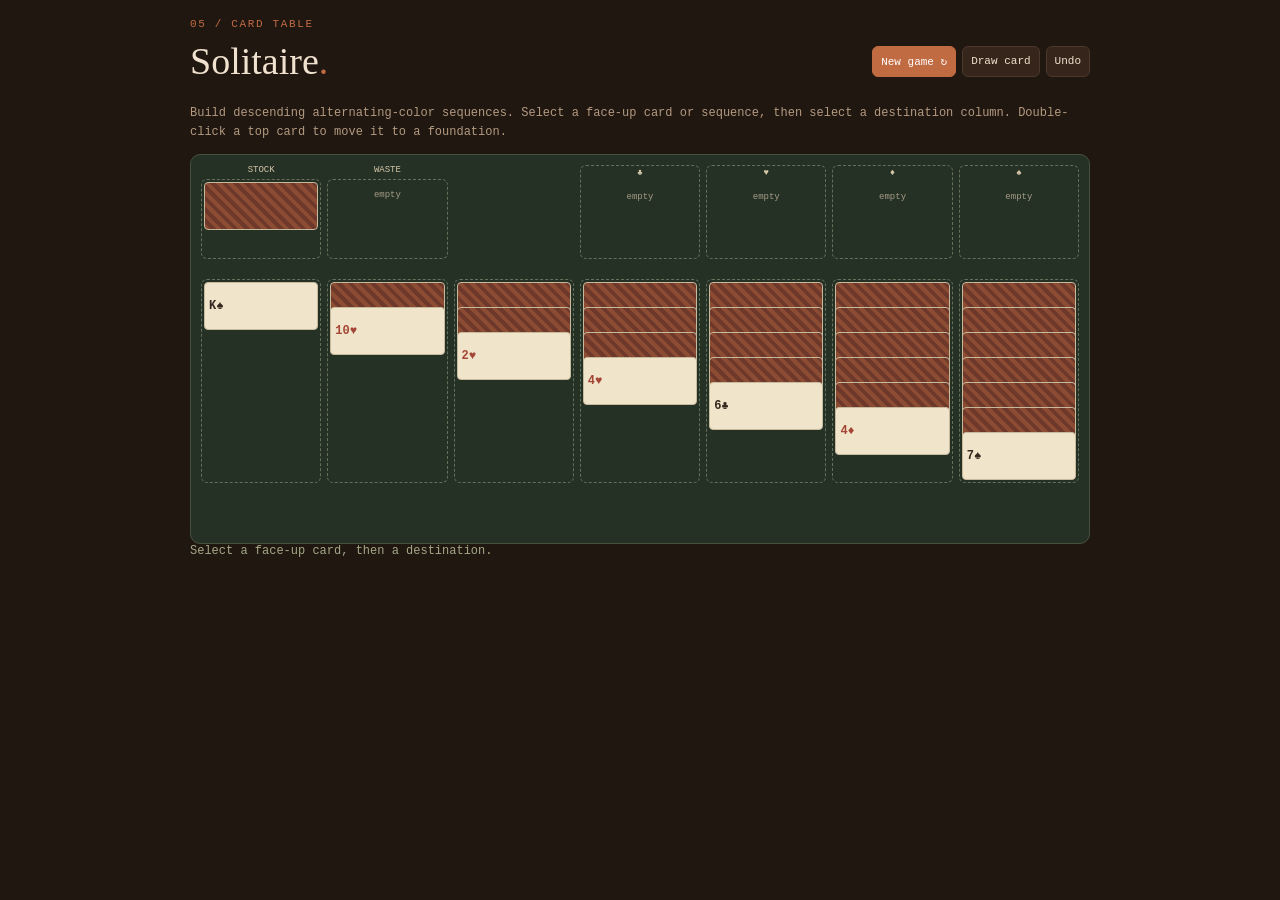
<file: games/solitaire.html>
<!DOCTYPE html>
<html lang="en">
<head>
<meta charset="UTF-8">
<meta name="viewport" content="width=device-width, initial-scale=1">
<title>Klondike Solitaire</title>
<style>
:root{--bg:#211711;--panel:#35251b;--ink:#f0e2ce;--muted:#b39a80;--rust:#c16b43;--line:#4c382b}
*{box-sizing:border-box}
body{margin:0;padding:18px;background:var(--bg);color:var(--ink);font:12px "Courier New",monospace}
main{max-width:900px;margin:auto}
.kicker{color:var(--rust);letter-spacing:.15em;font-size:11px}
h1{font:38px Georgia,serif;margin:9px 0}
p{color:var(--muted);line-height:1.6}
.top{display:flex;justify-content:space-between;align-items:center;gap:8px;flex-wrap:wrap}
.buttons{display:flex;gap:6px;flex-wrap:wrap}
button{cursor:pointer;font:11px "Courier New",monospace;border:1px solid var(--line);border-radius:6px;padding:8px;background:var(--panel);color:var(--ink)}
button.primary{background:var(--rust);border-color:var(--rust);color:white}
.table{background:#263126;border:1px solid #46503d;border-radius:10px;padding:10px;min-height:390px}
.row{display:grid;grid-template-columns:repeat(7,minmax(0,1fr));gap:6px}
.toprow{margin-bottom:20px}
.pile{position:relative;min-height:80px;border:1px dashed #64705b;border-radius:6px;padding:2px;display:flex;flex-direction:column;gap:2px}
.label{font-size:9px;color:#d4c7a8;text-align:center;margin-bottom:4px}
.card{width:100%;height:48px;border-radius:4px;background:#f0e4cb;color:#37281f;border:1px solid #c7b99c;text-align:left;padding:4px;font:bold 12px "Courier New",monospace;display:block}
.card.red{color:#a44635}
.card.back{background:repeating-linear-gradient(45deg,#8c4b33,#8c4b33 4px,#6e392a 4px,#6e392a 8px);color:#f0e2ce}
.card.selected{outline:3px solid #d4a44e}
.empty{font-size:9px;color:#a39b85;text-align:center;padding-top:8px}
.status{min-height:26px;color:#a3a786}
@media(max-width:600px){
 body{padding:10px}.table{padding:5px}.row{gap:3px}.card{height:40px;font-size:9px;padding:2px}.pile{min-height:65px;padding:1px}.toprow{margin-bottom:13px}
}
</style>
</head>
<body>
<main>
  <div class="kicker">05 / CARD TABLE</div>
  <div class="top">
    <h1>Solitaire<span style="color:var(--rust)">.</span></h1>
    <div class="buttons">
      <button class="primary" id="new">New game ↻</button>
      <button id="draw">Draw card</button>
      <button id="undo">Undo</button>
    </div>
  </div>
  <p>Build descending alternating-color sequences. Select a face-up card or sequence, then select a destination column. Double-click a top card to move it to a foundation.</p>

  <section class="table">
    <div class="row toprow">
      <div><div class="label">STOCK</div><div class="pile" id="stock"></div></div>
      <div><div class="label">WASTE</div><div class="pile" id="waste"></div></div>
      <div></div>
      <div class="pile foundation" data-found="0"></div>
      <div class="pile foundation" data-found="1"></div>
      <div class="pile foundation" data-found="2"></div>
      <div class="pile foundation" data-found="3"></div>
    </div>
    <div class="row" id="columns"></div>
  </section>
  <div class="status" id="status" aria-live="polite">Good luck!</div>
</main>
<script>
const suits=["♣","♥","♦","♠"];
const ranks=["A","2","3","4","5","6","7","8","9","10","J","Q","K"];
let stock=[],waste=[],foundations=[[],[],[],[]],columns=[],selected=null,history=[];

function makeDeck(){
  return suits.flatMap((suit,suitIndex)=>ranks.map((rank,rankIndex)=>({
    suit,suitIndex,rank,rankIndex,red:suitIndex===1||suitIndex===2,up:false
  })));
}
function save(){
  history.push(JSON.stringify({stock,waste,foundations,columns}));
  if(history.length>30)history.shift();
}
function undo(){
  if(!history.length)return;
  const state=JSON.parse(history.pop());
  stock=state.stock;waste=state.waste;foundations=state.foundations;columns=state.columns;
  selected=null;draw();
}
function start(){
  let deck=makeDeck();
  for(let i=deck.length-1;i>0;i--){
    const j=Math.floor(Math.random()*(i+1));
    [deck[i],deck[j]]=[deck[j],deck[i]];
  }
  stock=[];waste=[];foundations=[[],[],[],[]];
  columns=Array.from({length:7},()=>[]);
  selected=null;history=[];
  let n=0;
  for(let col=0;col<7;col++){
    for(let row=0;row<=col;row++){
      const card=deck[n++];
      card.up=row===col;
      columns[col].push(card);
    }
  }
  stock=deck.slice(n);
  document.getElementById("status").textContent="Select a face-up card, then a destination.";
  draw();
}
function cardButton(card,where,index,depth){
  const b=document.createElement("button");
  b.className="card"+(card.red?" red":"")+(card.up?"":" back");
  b.textContent=card.up?card.rank+card.suit:"";
  if(selected&&selected.where===where&&selected.index===index&&selected.depth===depth)b.classList.add("selected");
  b.onclick=()=>selectCard(where,index,depth);
  b.ondblclick=()=>{
    if(card.up && ((where==="waste"&&index===waste.length-1)||(where==="col"&&depth===columns[index].length-1))){
      moveToFoundation(where,index);
    }
  };
  return b;
}
function drawPile(element,array,where){
  element.innerHTML="";
  if(!array.length){element.innerHTML='<div class="empty">empty</div>';return;}
  const i=array.length-1;
  element.appendChild(cardButton(array[i],where,i,i));
}
function draw(){
  drawPile(document.getElementById("stock"),stock,"stock");
  drawPile(document.getElementById("waste"),waste,"waste");

  const root=document.getElementById("columns");
  root.innerHTML="";
  columns.forEach((column,i)=>{
    const pile=document.createElement("div");
    pile.className="pile";
    pile.dataset.column=i;
    if(!column.length)pile.innerHTML='<div class="empty">empty pile</div>';
    column.forEach((card,j)=>{
      const b=cardButton(card,"col",i,j);
      b.style.marginTop=j?"-25px":"0";
      b.style.position="relative";
      b.style.zIndex=String(j+1);
      pile.appendChild(b);
    });
    pile.onclick=e=>{
      if(e.target===pile)moveToColumn(i);
    };
    root.appendChild(pile);
  });

  document.querySelectorAll("[data-found]").forEach(el=>{
    const i=Number(el.dataset.found);
    el.innerHTML='<div class="label">'+suits[i]+'</div>';
    const pile=foundations[i];
    if(pile.length)el.appendChild(cardButton(pile[pile.length-1],"found",i,pile.length-1));
    else el.insertAdjacentHTML("beforeend",'<div class="empty">empty</div>');
    el.onclick=e=>{if(e.target===el||e.target.classList.contains("empty"))moveToFoundation();};
  });
}
function selectCard(where,index,depth){
  if(where==="stock"){drawStock();return;}
  if(where==="found")return;
  if(where==="col"){
    const card=columns[index][depth];
    if(!card.up)return;
    if(selected&&selected.where==="col"&&selected.index===index&&selected.depth===depth){
      selected=null;draw();return;
    }
    selected={where,index,depth};
  }else if(where==="waste"){
    selected={where:"waste",index:waste.length-1,depth:waste.length-1};
  }
  draw();
}
function selectedSequence(){
  if(!selected)return [];
  if(selected.where==="waste")return [waste[waste.length-1]];
  return columns[selected.index].slice(selected.depth);
}
function removeSelected(){
  if(selected.where==="waste")return [waste.pop()];
  const source=columns[selected.index];
  const moving=source.splice(selected.depth);
  if(source.length)source[source.length-1].up=true;
  return moving;
}
function moveToColumn(destination){
  if(!selected)return;
  const moving=selectedSequence();
  if(!moving.length)return;
  if(selected.where==="col"&&selected.index===destination){
    selected=null;draw();return;
  }
  const card=moving[0];
  const target=columns[destination].at(-1);
  const valid=target
    ? target.up&&target.rankIndex===card.rankIndex+1&&target.red!==card.red
    : card.rankIndex===12;
  if(!valid){
    document.getElementById("status").textContent="Use descending ranks and alternate red/black.";
    return;
  }
  save();
  const removed=removeSelected();
  removed.forEach(c=>c.up=true);
  columns[destination].push(...removed);
  selected=null;
  document.getElementById("status").textContent="Nice move.";
  draw();
  checkWin();
}
function moveToFoundation(where,index){
  if(!selected&&where===undefined){
    document.getElementById("status").textContent="Select a top card first.";
    return;
  }
  let sourceWhere=where||selected?.where;
  let sourceIndex=index??selected?.index;
  let card;
  if(sourceWhere==="waste")card=waste.at(-1);
  else if(sourceWhere==="col"){
    if(selected&&selected.where==="col"&&selected.depth!==columns[sourceIndex].length-1){
      document.getElementById("status").textContent="Only the top card can move to a foundation.";
      return;
    }
    card=columns[sourceIndex].at(-1);
  }
  if(!card)return;
  const target=foundations[card.suitIndex].at(-1);
  if(target?card.rankIndex!==target.rankIndex+1:card.rankIndex!==0){
    document.getElementById("status").textContent="Foundations start with an Ace and build up by suit.";
    return;
  }
  save();
  if(sourceWhere==="waste")waste.pop();
  else{
    columns[sourceIndex].pop();
    if(columns[sourceIndex].length)columns[sourceIndex].at(-1).up=true;
  }
  foundations[card.suitIndex].push(card);
  selected=null;
  draw();
  checkWin();
}
function drawStock(){
  selected=null;
  if(stock.length){
    save();
    const card=stock.pop();card.up=true;waste.push(card);
  }else if(waste.length){
    save();
    stock=waste.reverse().map(card=>({...card,up:false}));
    waste=[];
  }else{
    document.getElementById("status").textContent="No cards left in the stock.";
  }
  draw();
}
function checkWin(){
  if(foundations.reduce((sum,pile)=>sum+pile.length,0)===52){
    document.getElementById("status").textContent="You won! A perfect little break.";
  }
}
document.getElementById("new").onclick=start;
document.getElementById("draw").onclick=drawStock;
document.getElementById("undo").onclick=undo;
start();
</script>
</body>
</html>
</file>
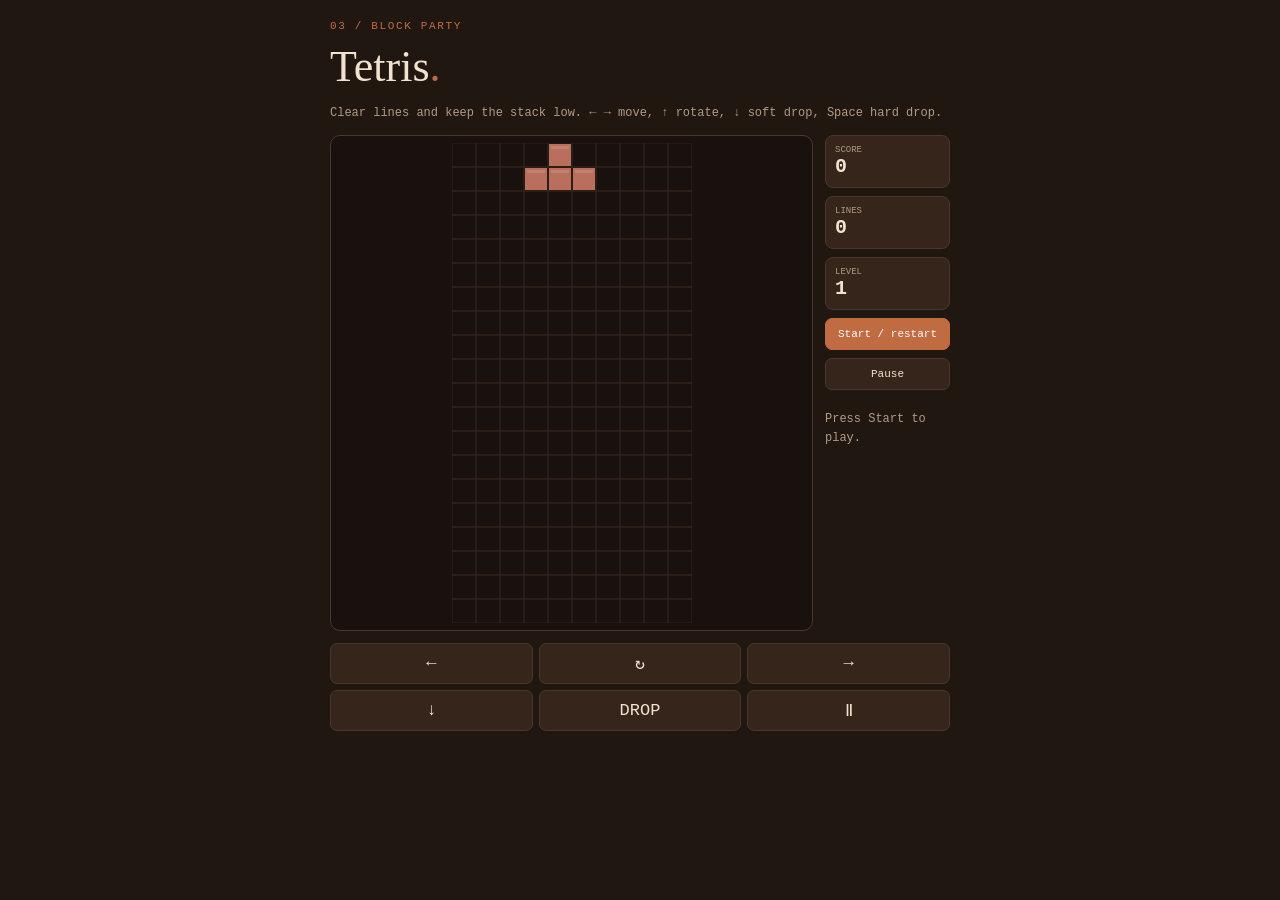
<file: games/tetris.html>
<!DOCTYPE html>
<html lang="en">
<head>
<meta charset="UTF-8">
<meta name="viewport" content="width=device-width, initial-scale=1">
<title>Tetris — veronaz arcade</title>
<style>
:root {
  --bg:#211711; --panel:#35251b; --ink:#f0e2ce;
  --muted:#b39a80; --rust:#c16b43; --line:#4c382b;
}
* { box-sizing:border-box; }
body {
  margin:0; padding:20px; background:var(--bg); color:var(--ink);
  font-family:"Courier New",monospace;
}
main { max-width:620px; margin:auto; }
.kicker { color:var(--rust); font-size:11px; letter-spacing:.15em; }
h1 { font:44px Georgia,serif; margin:9px 0; }
p { color:var(--muted); font-size:12px; line-height:1.6; }
.layout { display:grid; grid-template-columns:minmax(0,1fr) 125px; gap:12px; align-items:start; }
.well { background:#18110d; border:1px solid var(--line); border-radius:10px; padding:7px; display:flex; justify-content:center; }
canvas { display:block; width:100%; max-width:240px; height:auto; }
.side { display:grid; gap:8px; }
.stat { background:var(--panel); border:1px solid var(--line); border-radius:8px; padding:9px; }
.stat span { display:block; font-size:9px; color:var(--muted); }
.stat b { font-size:20px; }
button { cursor:pointer; background:var(--panel); border:1px solid var(--line); border-radius:7px; padding:9px; color:var(--ink); font:11px "Courier New",monospace; }
button.primary { background:var(--rust); border-color:var(--rust); color:white; }
.controls { display:grid; grid-template-columns:repeat(3,1fr); gap:6px; margin-top:12px; }
.controls button { font-size:17px; }
.status { min-height:30px; }
@media(max-width:450px) {
  body { padding:12px; }
  .layout { grid-template-columns:minmax(0,1fr) 98px; gap:7px; }
  .stat { padding:7px; }
  .stat b { font-size:16px; }
  .side button { font-size:10px; padding:7px 3px; }
}
</style>
</head>
<body>
<main>
  <div class="kicker">03 / BLOCK PARTY</div>
  <h1>Tetris<span style="color:var(--rust)">.</span></h1>
  <p>Clear lines and keep the stack low. ← → move, ↑ rotate, ↓ soft drop, Space hard drop.</p>

  <div class="layout">
    <div class="well">
      <canvas id="game" width="240" height="480" aria-label="Tetris board"></canvas>
    </div>
    <aside class="side">
      <div class="stat"><span>SCORE</span><b id="score">0</b></div>
      <div class="stat"><span>LINES</span><b id="lines">0</b></div>
      <div class="stat"><span>LEVEL</span><b id="level">1</b></div>
      <button class="primary" id="restart">Start / restart</button>
      <button id="pause">Pause</button>
      <p id="status" class="status">Press Start to play.</p>
    </aside>
  </div>

  <div class="controls">
    <button data-action="left">←</button>
    <button data-action="rotate">↻</button>
    <button data-action="right">→</button>
    <button data-action="down">↓</button>
    <button data-action="drop">DROP</button>
    <button data-action="pause">Ⅱ</button>
  </div>
</main>

<script>
const canvas = document.getElementById("game");
const ctx = canvas.getContext("2d");
const COLS = 10, ROWS = 20, CELL = 24;
const palette = ["#c16b43","#d6b16d","#a3a786","#b96f5b","#8e654e","#d8c7a5","#a85a38"];
const shapes = [
  [[1,1,1,1]],
  [[1,1],[1,1]],
  [[0,1,0],[1,1,1]],
  [[1,0,0],[1,1,1]],
  [[0,0,1],[1,1,1]],
  [[0,1,1],[1,1,0]],
  [[1,1,0],[0,1,1]]
];

let grid, piece, score, lines, level, running=false, paused=false;
let last=0, elapsed=0, animation=0;

function newPiece() {
  const shape = shapes[Math.floor(Math.random()*shapes.length)].map(r=>r.slice());
  return {
    shape,
    x: Math.floor((COLS-shape[0].length)/2),
    y: 0,
    color: Math.floor(Math.random()*palette.length)
  };
}

function start() {
  cancelAnimationFrame(animation);
  grid = Array.from({length:ROWS},()=>Array(COLS).fill(-1));
  score=0; lines=0; level=1; paused=false; running=true;
  piece=newPiece(); last=0; elapsed=0;
  document.getElementById("status").textContent="Good luck. Clear those lines!";
  updateStats();
  draw();
  animation=requestAnimationFrame(loop);
}

function collides(p, dx=0, dy=0, shape=p.shape) {
  for(let y=0;y<shape.length;y++) for(let x=0;x<shape[y].length;x++) {
    if(!shape[y][x]) continue;
    const nx=p.x+x+dx, ny=p.y+y+dy;
    if(nx<0||nx>=COLS||ny>=ROWS) return true;
    if(ny>=0 && grid[ny][nx]!==-1) return true;
  }
  return false;
}

function rotate() {
  const rotated=piece.shape[0].map((_,i)=>piece.shape.map(row=>row[i]).reverse());
  for(const shift of [0,-1,1,-2,2]) {
    if(!collides(piece,shift,0,rotated)) {
      piece.x+=shift; piece.shape=rotated; return;
    }
  }
}

function lockPiece() {
  piece.shape.forEach((row,y)=>row.forEach((v,x)=>{
    if(v && piece.y+y>=0) grid[piece.y+y][piece.x+x]=piece.color;
  }));

  let cleared=0;
  grid=grid.filter(row=>{
    if(row.every(v=>v!==-1)){cleared++;return false;}
    return true;
  });
  while(grid.length<ROWS) grid.unshift(Array(COLS).fill(-1));

  if(cleared) {
    lines+=cleared;
    score += [0,100,300,500,800][cleared]*level;
    level=1+Math.floor(lines/10);
  }

  piece=newPiece();
  updateStats();
  if(collides(piece)) {
    running=false;
    document.getElementById("status").textContent="Game over — press Start to try again.";
  }
}

function action(a) {
  if(a==="restart"){start();return;}
  if(a==="pause") {
    if(!running)return;
    paused=!paused;
    document.getElementById("status").textContent=paused?"Paused.":"Back in the game.";
    if(!paused){last=0;animation=requestAnimationFrame(loop);}
    return;
  }
  if(!running||paused)return;
  if(a==="left"&&!collides(piece,-1,0))piece.x--;
  if(a==="right"&&!collides(piece,1,0))piece.x++;
  if(a==="rotate")rotate();
  if(a==="down") {
    if(!collides(piece,0,1)){piece.y++;score++;}
    else lockPiece();
  }
  if(a==="drop") {
    while(!collides(piece,0,1)){piece.y++;score+=2;}
    lockPiece();
  }
  updateStats();draw();
}

function updateStats() {
  document.getElementById("score").textContent=score;
  document.getElementById("lines").textContent=lines;
  document.getElementById("level").textContent=level;
}

function cell(x,y,color) {
  ctx.fillStyle=color;
  ctx.fillRect(x*CELL+1,y*CELL+1,CELL-2,CELL-2);
  ctx.fillStyle="rgba(255,255,255,.12)";
  ctx.fillRect(x*CELL+3,y*CELL+3,CELL-6,3);
}

function draw() {
  ctx.fillStyle="#18110d";
  ctx.fillRect(0,0,canvas.width,canvas.height);
  for(let y=0;y<ROWS;y++) for(let x=0;x<COLS;x++) {
    if(grid[y][x]!==-1) cell(x,y,palette[grid[y][x]]);
    else {ctx.strokeStyle="#302219";ctx.strokeRect(x*CELL,y*CELL,CELL,CELL);}
  }
  if(piece) piece.shape.forEach((row,y)=>row.forEach((v,x)=>{
    if(v && piece.y+y>=0) cell(piece.x+x,piece.y+y,palette[piece.color]);
  }));
}

function loop(t) {
  if(!running||paused)return;
  if(!last)last=t;
  elapsed+=t-last;last=t;
  const speed=Math.max(90,700-(level-1)*55);
  if(elapsed>speed) {
    if(!collides(piece,0,1))piece.y++;
    else lockPiece();
    elapsed=0;draw();
  }
  animation=requestAnimationFrame(loop);
}

document.addEventListener("keydown",e=>{
  const keys={ArrowLeft:"left",ArrowRight:"right",ArrowUp:"rotate",ArrowDown:"down"," ":"drop"};
  if(keys[e.key]){e.preventDefault();action(keys[e.key]);}
});
document.getElementById("restart").onclick=()=>action("restart");
document.getElementById("pause").onclick=()=>action("pause");
document.querySelectorAll("[data-action]").forEach(b=>b.onclick=()=>action(b.dataset.action));

grid=Array.from({length:ROWS},()=>Array(COLS).fill(-1));
piece=newPiece();
draw();
</script>
</body>
</html>
</file>
